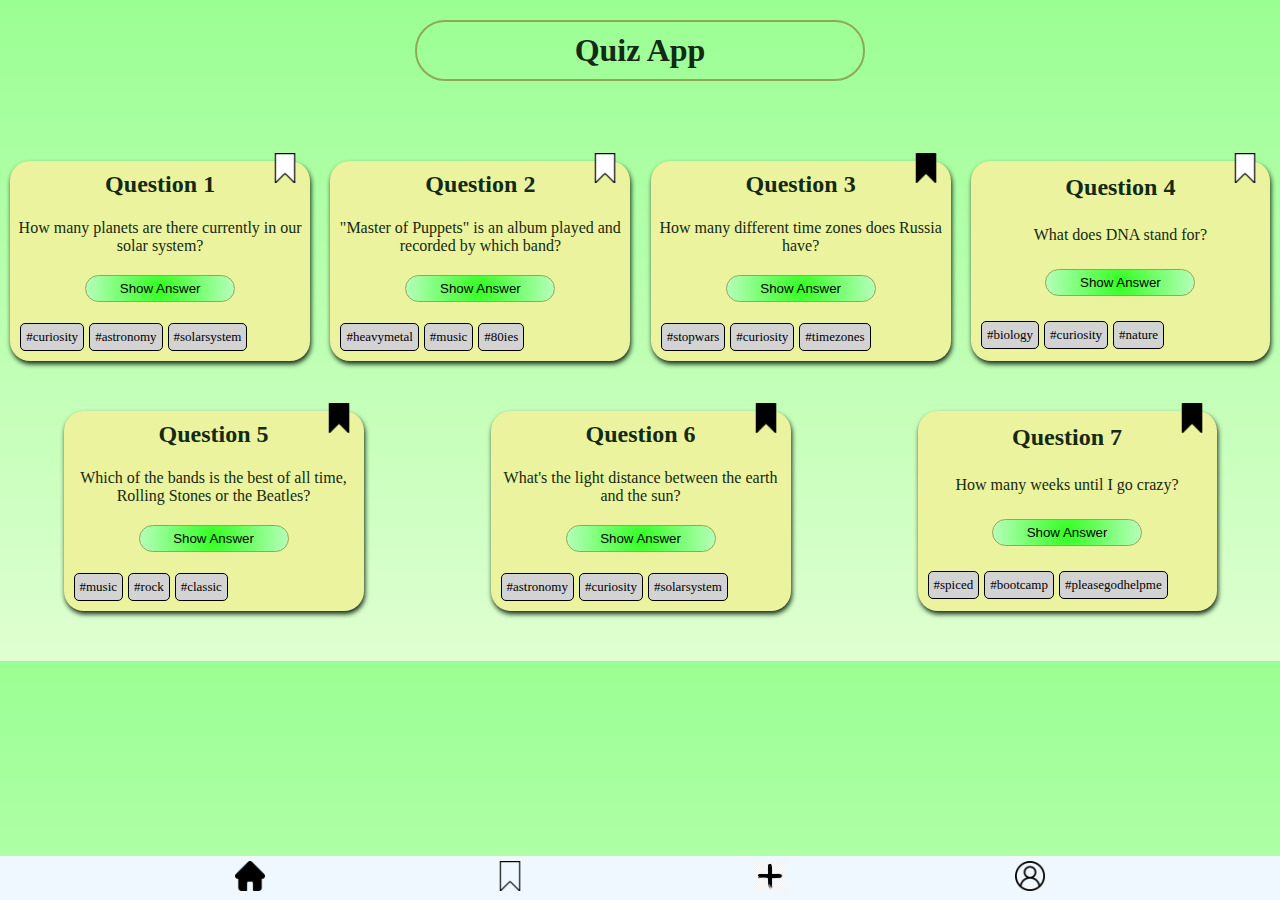
<file: index.html>
<!DOCTYPE html>
<html lang="en">
  <head>
    <meta charset="UTF-8" />
    <meta name="viewport" content="width=device-width, initial-scale=1.0" />
    <title>Quiz App</title>
    <link rel="stylesheet" href="style.css" />
    <link rel="stylesheet" href="/Components/card.css" />
    <link rel="stylesheet" href="/Components/global.css" />
    <script src="./JS/index.js" defer></script>
  </head>
  <body>
    <header>
      <h1>Quiz App</h1>
    </header>
    <main class="cards-page">
      <section class="question-card">
        <img
          src="./img/bookmark.png"
          alt="Bookmark transparent"
          class="question-card__bookmark"
          data-js="toggle-bookmark"
          id="bookmark-image"
        />
        <h2>Question 1</h2>
        <p>How many planets are there currently in our solar system?</p>
        <button class="question-card__button" data-js="button">
          Show Answer
        </button>
        <p class="question-card__answer question-card__hidden" data-js="answer">
          8
        </p>
        <div class="question-card__tags">
          <p class="question-card__hashtag">#curiosity</p>
          <p class="question-card__hashtag">#astronomy</p>
          <p class="question-card__hashtag">#solarsystem</p>
        </div>
      </section>
      <section class="question-card">
        <img
          src="./img/bookmark.png"
          alt="Bookmark transparent"
          class="question-card__bookmark"
        />
        <h2>Question 2</h2>
        <p>
          "Master of Puppets" is an album played and recorded by which band?
        </p>
        <button class="question-card__button">Show Answer</button>
        <p class="question-card__answer" hidden>Metallica</p>
        <div class="question-card__tags">
          <p class="question-card__hashtag">#heavymetal</p>
          <p class="question-card__hashtag">#music</p>
          <p class="question-card__hashtag">#80ies</p>
        </div>
      </section>
      <section class="question-card">
        <img
          src="img/bookmark_filled.png"
          alt="bookmark filled"
          class="question-card__bookmark"
        />
        <h2>Question 3</h2>
        <p>How many different time zones does Russia have?</p>
        <button class="question-card__button">Show Answer</button>
        <p class="question-card__answer" hidden>11</p>
        <div class="question-card__tags">
          <p class="question-card__hashtag">#stopwars</p>
          <p class="question-card__hashtag">#curiosity</p>
          <p class="question-card__hashtag">#timezones</p>
        </div>
      </section>
      <section class="question-card">
        <img
          src="./img/bookmark.png"
          alt="Bookmark transparent"
          class="question-card__bookmark"
        />
        <h2>Question 4</h2>
        <p>What does DNA stand for?</p>
        <button class="question-card__button">Show Answer</button>
        <p class="question-card__answer" hidden>Deoxyribonucleic acid</p>
        <div class="question-card__tags">
          <p class="question-card__hashtag">#biology</p>
          <p class="question-card__hashtag">#curiosity</p>
          <p class="question-card__hashtag">#nature</p>
        </div>
      </section>
      <section class="question-card">
        <img
          src="img/bookmark_filled.png"
          alt="bookmark filled"
          class="question-card__bookmark"
        />
        <h2>Question 5</h2>
        <p>
          Which of the bands is the best of all time, Rolling Stones or the
          Beatles?
        </p>
        <button class="question-card__button">Show Answer</button>
        <p class="question-card__answer" hidden>Queen, of course!</p>
        <div class="question-card__tags">
          <p class="question-card__hashtag">#music</p>
          <p class="question-card__hashtag">#rock</p>
          <p class="question-card__hashtag">#classic</p>
        </div>
      </section>
      <section class="question-card">
        <img
          src="img/bookmark_filled.png"
          alt="bookmark filled"
          class="question-card__bookmark"
        />
        <h2>Question 6</h2>
        <p>What's the light distance between the earth and the sun?</p>
        <button class="question-card__button">Show Answer</button>
        <p class="question-card__answer" hidden>About 8.1 light minutes</p>
        <div class="question-card__tags">
          <p class="question-card__hashtag">#astronomy</p>
          <p class="question-card__hashtag">#curiosity</p>
          <p class="question-card__hashtag">#solarsystem</p>
        </div>
      </section>
      <section class="question-card">
        <img
          src="./img/bookmark_filled.png"
          alt="Bookmark transparent"
          class="question-card__bookmark"
        />
        <h2>Question 7</h2>
        <p>How many weeks until I go crazy?</p>
        <button class="question-card__button">Show Answer</button>
        <p class="question-card__answer" hidden>3 weeks tops</p>
        <div class="question-card__tags">
          <p class="question-card__hashtag">#spiced</p>
          <p class="question-card__hashtag">#bootcamp</p>
          <p class="question-card__hashtag">#pleasegodhelpme</p>
        </div>
      </section>
    </main>
    <footer>
      <nav class="footer-fixed">
        <a href="#">
          <img src="./img/home_filled.png" alt="Home image" />
        </a>
        <a href="bookmarks.html">
          <img src="./img/bookmark_transparent.png" alt="Bookmark image" />
        </a>
        <a href="form.html">
          <img src="./img/images.png" alt="Plus sign" />
        </a>
        <a href="profile.html">
          <img src="./img/profile.png" alt="Profile image" />
        </a>
      </nav>
    </footer>
  </body>
</html>
</file>
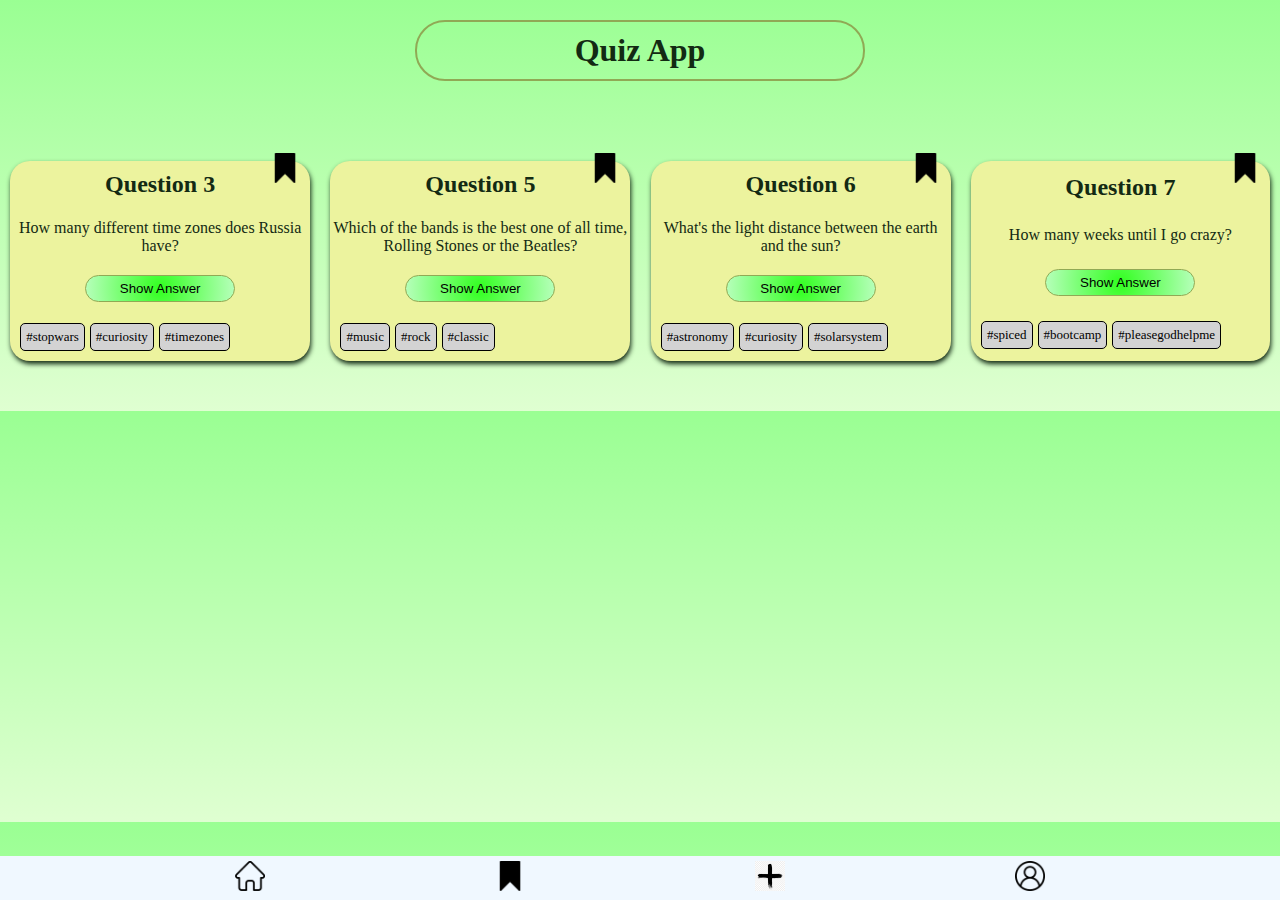
<file: bookmarks.html>
<!DOCTYPE html>
<html lang="en">
  <head>
    <meta charset="UTF-8" />
    <meta name="viewport" content="width=device-width, initial-scale=1.0" />
    <title>Quiz App - Bookmarks</title>
    <link rel="stylesheet" href="style.css" />
    <link rel="stylesheet" href="/Components/card.css" />
    <link rel="stylesheet" href="/Components/global.css" />
    <script src="./JS/index.js" defer></script>
  </head>
  <body>
    <header>
      <h1>Quiz App</h1>
    </header>
    <main class="cards-page">
      <section class="question-card">
        <img
          src="img/bookmark_filled.png"
          alt="bookmark filled"
          class="question-card__bookmark"
        />
        <h2>Question 3</h2>
        <p>How many different time zones does Russia have?</p>

        <button class="question-card__button">Show Answer</button>
        <p class="question-card__answer" hidden>11</p>
        <div class="question-card__tags">
          <p class="question-card__hashtag">#stopwars</p>
          <p class="question-card__hashtag">#curiosity</p>
          <p class="question-card__hashtag">#timezones</p>
        </div>
      </section>
      <section class="question-card">
        <img
          src="img/bookmark_filled.png"
          alt="bookmark filled"
          class="question-card__bookmark"
        />
        <h2>Question 5</h2>
        <p>
          Which of the bands is the best one of all time, Rolling Stones or the
          Beatles?
        </p>

        <button class="question-card__button">Show Answer</button>
        <p class="question-card__answer" hidden>Queen, of course!</p>
        <div class="question-card__tags">
          <p class="question-card__hashtag">#music</p>
          <p class="question-card__hashtag">#rock</p>
          <p class="question-card__hashtag">#classic</p>
        </div>
      </section>
      <section class="question-card">
        <img
          src="img/bookmark_filled.png"
          alt="bookmark filled"
          class="question-card__bookmark"
        />
        <h2>Question 6</h2>
        <p>What's the light distance between the earth and the sun?</p>
        <button class="question-card__button">Show Answer</button>
        <p class="question-card__answer" hidden>About 8.1 light minutes</p>
        <div class="question-card__tags">
          <p class="question-card__hashtag">#astronomy</p>
          <p class="question-card__hashtag">#curiosity</p>
          <p class="question-card__hashtag">#solarsystem</p>
        </div>
      </section>
      <section class="question-card">
        <img
          src="./img/bookmark_filled.png"
          alt="Bookmark transparent"
          class="question-card__bookmark"
        />
        <h2>Question 7</h2>
        <p>How many weeks until I go crazy?</p>
        <button class="question-card__button">Show Answer</button>
        <p class="question-card__answer" hidden>3 weeks tops</p>
        <div class="question-card__tags">
          <p class="question-card__hashtag">#spiced</p>
          <p class="question-card__hashtag">#bootcamp</p>
          <p class="question-card__hashtag">#pleasegodhelpme</p>
        </div>
      </section>
    </main>
    <footer>
      <nav class="footer-fixed">
        <a href="index.html">
          <img src="./img/home.png" alt="Home image" />
        </a>
        <a href="#">
          <img src="./img/bookmark_filled.png" alt="Bookmark image" />
        </a>
        <a href="form.html">
          <img src="./img/images.png" alt="Plus sign" />
        </a>
        <a href="profile.html">
          <img src="./img/profile.png" alt="Profile image" />
        </a>
      </nav>
    </footer>
  </body>
</html>
</file>
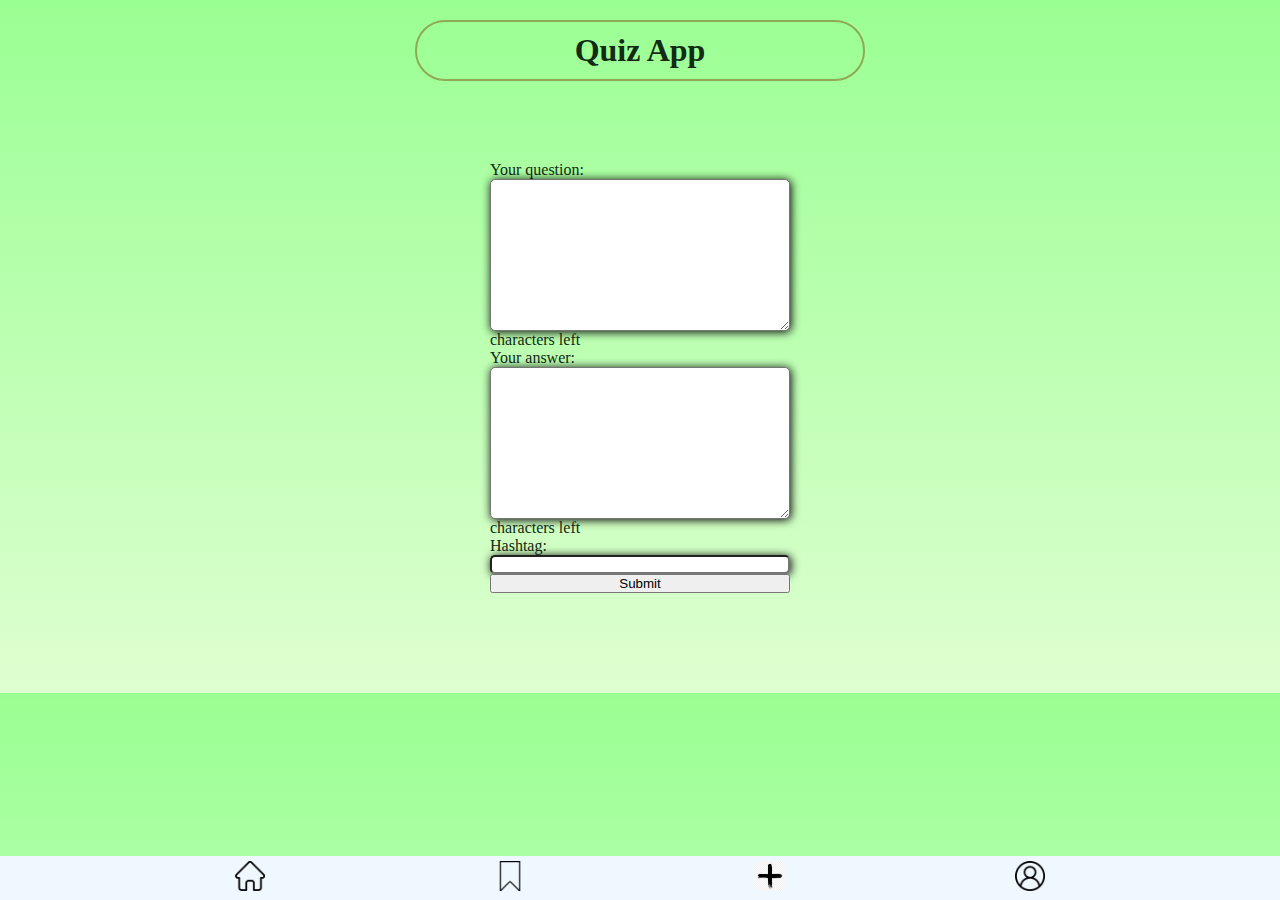
<file: form.html>
<!DOCTYPE html>
<html lang="en">
  <head>
    <meta charset="UTF-8" />
    <meta name="viewport" content="width=device-width, initial-scale=1.0" />
    <title>Form</title>
    <link rel="stylesheet" href="style.css" />
    <link rel="stylesheet" href="/Components/card.css" />
    <link rel="stylesheet" href="/Components/global.css" />
    <link rel="stylesheet" href="/Components/form.css" />
    <script src="./JS/form.js" defer></script>
  </head>
  <body>
    <header>
      <h1>Quiz App</h1>
    </header>
    <main>
      <form data-js="form" class="form">
        <label for="your-question">Your question:</label>
        <textarea
          name="your-question"
          id="your-question"
          cols="30"
          rows="10"
          maxlength="150"
        ></textarea>
        <p id="characters">characters left</p>

        <label for="your-answer">Your answer:</label>
        <textarea
          name="your-answer"
          id="your-answer"
          cols="30"
          rows="10"
          maxlength="150"
        ></textarea>
        <p id="characters">characters left</p>

        <label for="hashtag">Hashtag:</label>
        <input type="text" id="hashtag" name="hashtag" />
        <button type="submit">Submit</button>
        <section class="submit-button"></section>
      </form>
    </main>
    <footer>
      <nav class="footer-fixed">
        <a href="index.html">
          <img src="./img/home.png" alt="Home image" />
        </a>
        <a href="bookmarks.html">
          <img src="./img/bookmark_transparent.png" alt="Bookmark image" />
        </a>
        <a href="#">
          <img src="./img/images.png" alt="Plus sign" />
        </a>
        <a href="profile.html">
          <img src="./img/profile.png" alt="Profile image" />
        </a>
      </nav>
    </footer>
  </body>
</html>
</file>
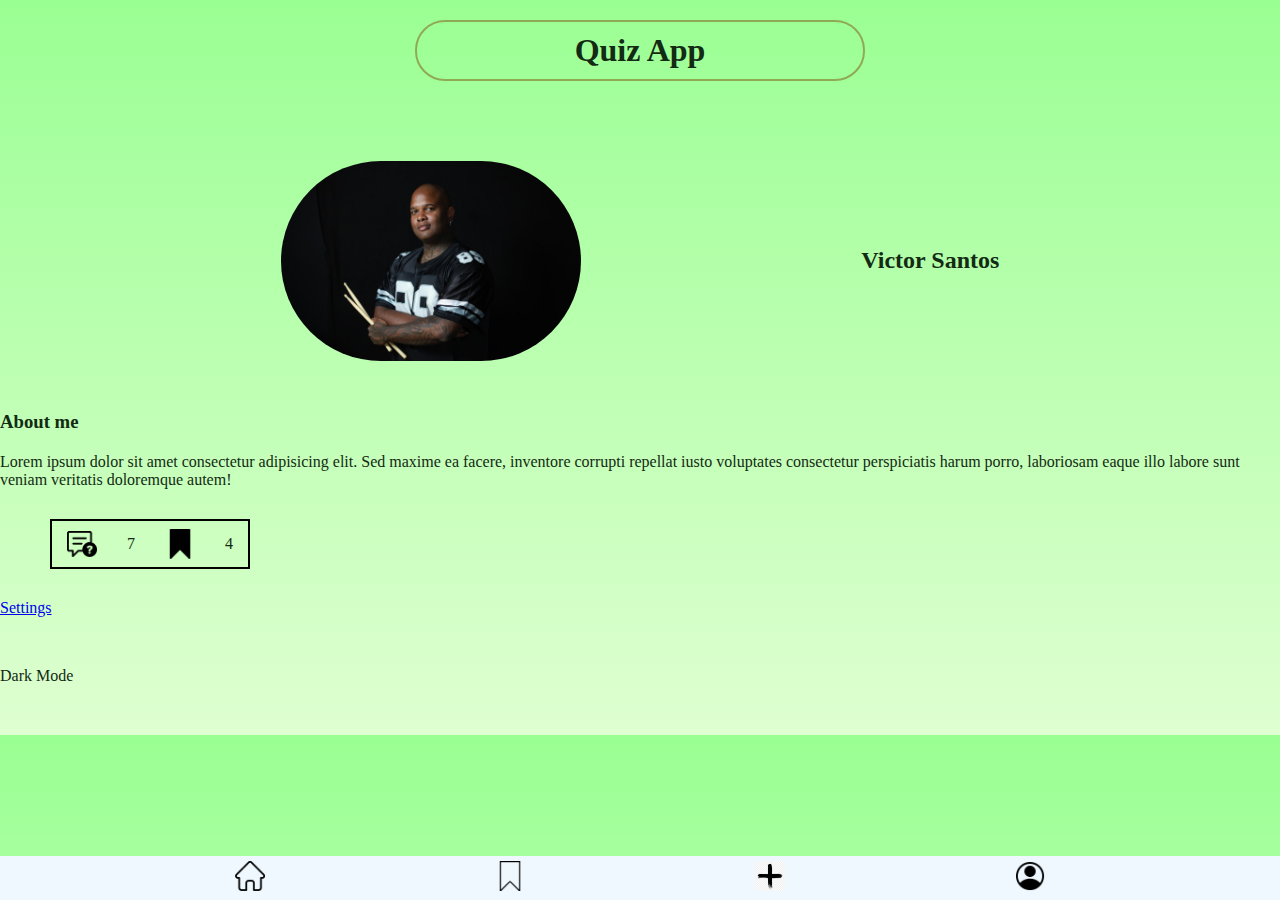
<file: profile.html>
<!DOCTYPE html>
<html lang="en">
  <head>
    <meta charset="UTF-8" />
    <meta name="viewport" content="width=device-width, initial-scale=1.0" />
    <title>Quiz App - Profile</title>
    <link rel="stylesheet" href="style.css" />
    <link rel="stylesheet" href="/Components/card.css" />
    <link rel="stylesheet" href="/Components/global.css" />
    <link rel="stylesheet" href="/Components/profile.css" />
  </head>
  <body>
    <header>
      <h1>Quiz App</h1>
    </header>
    <main>
      <section class="bio">
        <img src="img/IMG_5486.JPG" alt="A profile picture of Victor Santos" />
        <h2>Victor Santos</h2>
      </section>
      <article class="about">
        <h3>About me</h3>
        <p>
          Lorem ipsum dolor sit amet consectetur adipisicing elit. Sed maxime ea
          facere, inventore corrupti repellat iusto voluptates consectetur
          perspiciatis harum porro, laboriosam eaque illo labore sunt veniam
          veritatis doloremque autem!
        </p>
        <section class="about__counter">
          <img
            src="img/question.png"
            alt="question mark"
            class="about__question-mark"
          />
          <p>7</p>
          <img src="img/bookmark_filled.png" alt="bookmark filled" />
          <p>4</p>
        </section>
      </article>
      <a href="#">Settings</a>
      <section class="dark-mode">
        <p>Dark Mode</p>
      </section>
    </main>
    <footer>
      <nav class="footer-fixed">
        <a href="index.html">
          <img src="./img/home.png" alt="Home image" />
        </a>
        <a href="bookmarks.html">
          <img src="./img/bookmark_transparent.png" alt="Bookmark image" />
        </a>
        <a href="form.html">
          <img src="./img/images.png" alt="Plus sign" />
        </a>
        <a href="#">
          <img src="./img/profile_filled.png" alt="Profile image" />
        </a>
      </nav>
    </footer>
  </body>
</html>
</file>
<file: style.css>
* {
  box-sizing: border-box;
  margin: 0;
  padding: 0;
}

body {
  background: linear-gradient(
    0deg,
    rgba(223, 255, 209, 1) 0%,
    rgba(154, 255, 147, 1) 100%
  );
  font-family: Georgia, "Times New Roman", Times, serif;
  color: #132a13;
}

.cards-page {
  display: flex;
  flex-wrap: wrap;
}

img {
  max-width: 30px;
}
</file>
<file: Components/card.css>
.question-card {
  position: relative;
  display: flex;
  align-items: center;
  flex-direction: column;
  justify-content: space-around;
  text-align: center;
  border-radius: 20px;
  margin: 0 auto 50px;
  height: 200px;
  min-width: 299px;
  max-width: 300px;
  background-color: #ecf39e;
  box-shadow: 1px 3px 5px #132a13;
}

.question-card__bookmark {
  position: absolute;
  top: -8px;
  right: 10px;
}

.question-card__tags {
  display: flex;
  align-self: flex-start;
  flex-wrap: wrap;
  padding-left: 10px;
}

.question-card__hashtag {
  padding: 5px;
  border: 1px solid black;
  margin-right: 5px;
  border-radius: 5px;
  font-size: small;
  color: black;
  background-color: lightgray;
}

.question-card__button {
  border: 1px solid #90a955;
  border-radius: 50px;
  min-width: 150px;
  padding: 5px 0;
  background: radial-gradient(
    circle,
    rgba(49, 255, 31, 1) 0%,
    rgba(183, 255, 187, 1) 100%
  );
}

.question-card__answer {
  font-size: 20px;
}

.question-card__hidden {
  display: none;
}
</file>
<file: Components/global.css>
header {
  padding: 10px;
  margin: 20px auto 80px;
  border: 2px solid #90a955;
  border-radius: 30px;
  display: flex;
  justify-content: center;
  max-width: 450px;
}

.footer-fixed {
  display: flex;
  justify-content: space-evenly;
  background-color: aliceblue;
  position: fixed;
  bottom: 0;
  width: 100%;
  padding: 5px;
}

/* .dark-mode {
  background-color: #03045e;
} */
</file>
<file: Components/form.css>
.form {
  display: grid;

  margin: 0 auto;
  max-width: 300px;
}

#your-question,
#your-answer,
#hashtag {
  border-radius: 5px;
  box-shadow: 1px 1px 10px black;
}

.submit-button {
  display: flex;
  justify-content: center;
  margin: 50px;
}
</file>
<file: Components/profile.css>
.bio {
  display: flex;
  justify-content: space-evenly;
  align-items: center;
  margin: 0 auto 50px;
}

.bio > img {
  display: flex;
  min-width: 300px;
  border-radius: 150px;
}

.about__counter {
  display: flex;
  flex-direction: row;
  align-items: center;
  justify-content: space-around;
  height: 50px;
  margin: 30px 50px;
  max-width: 200px;

  border: 2px solid black;
}

h3 {
  margin: 20px auto;
}

.counter > p {
  font-size: larger;
}

.dark-mode {
  margin: 50px auto;
}
</file>
